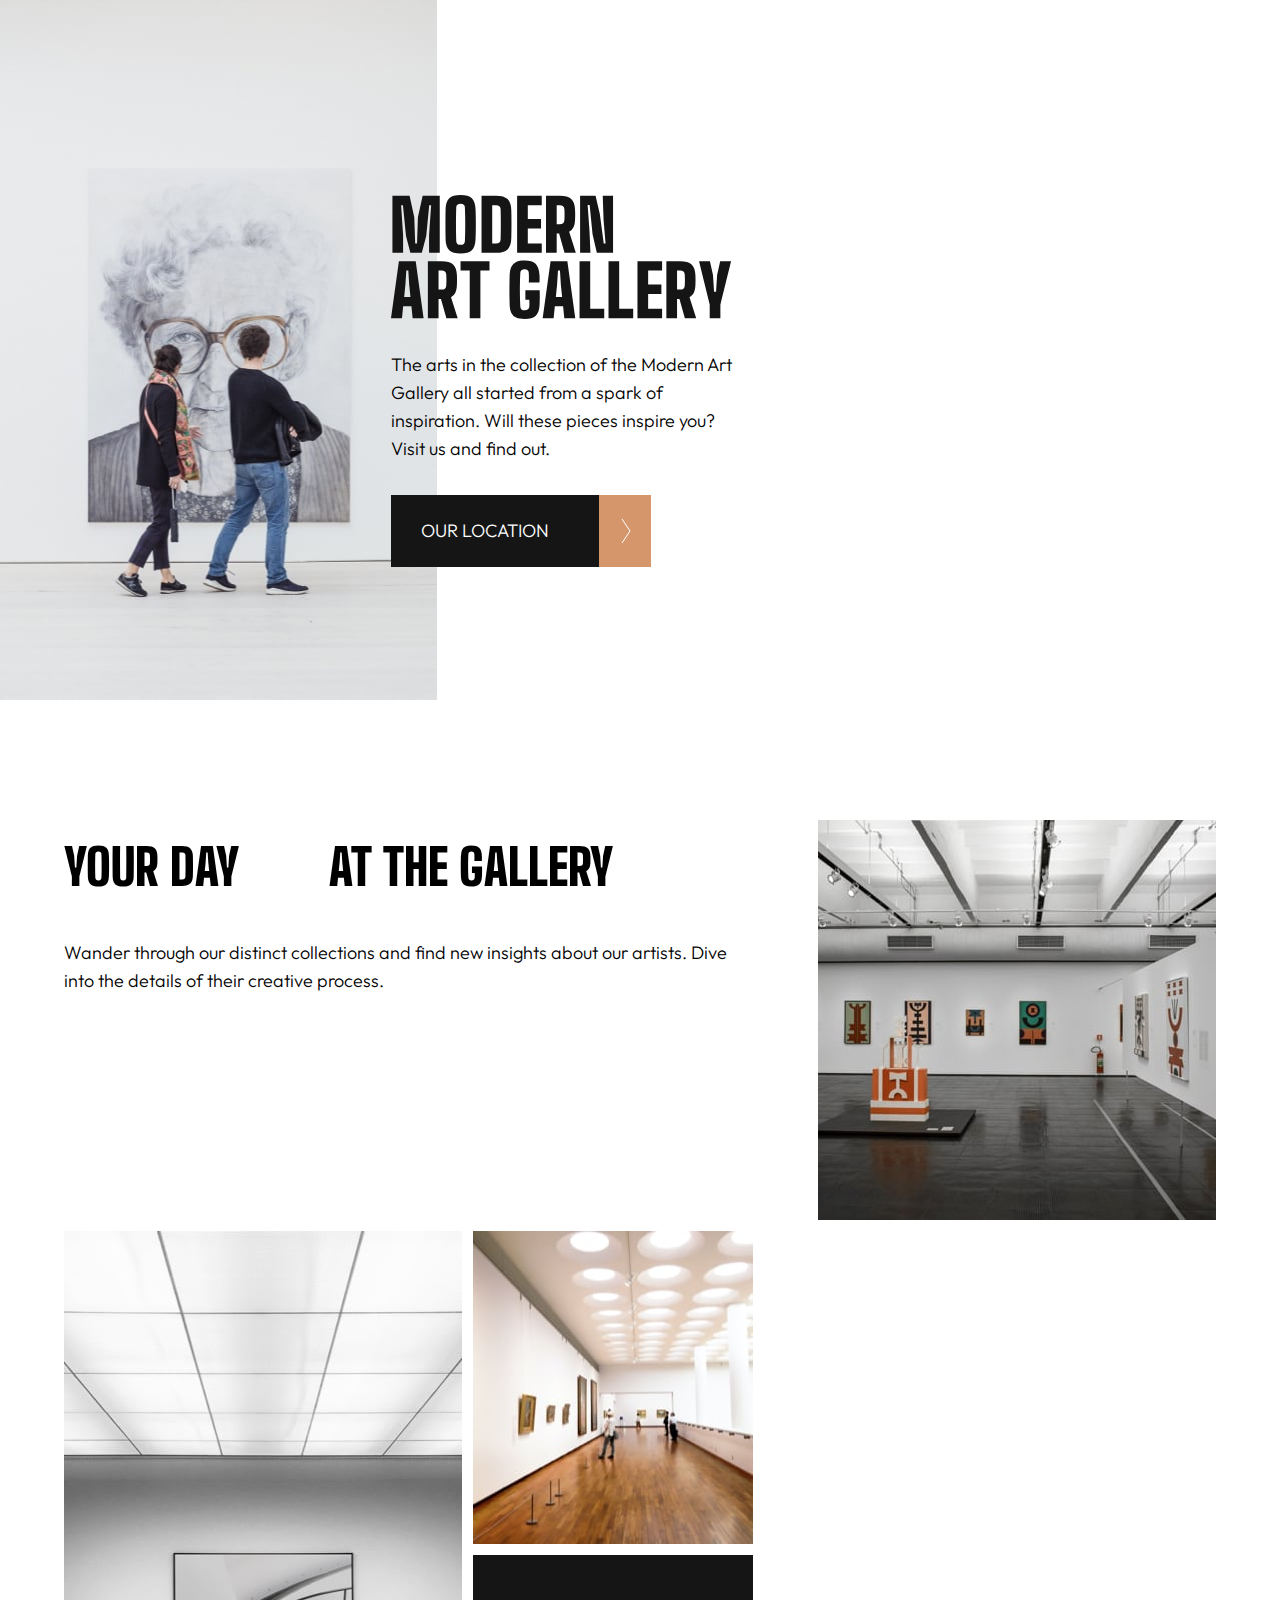
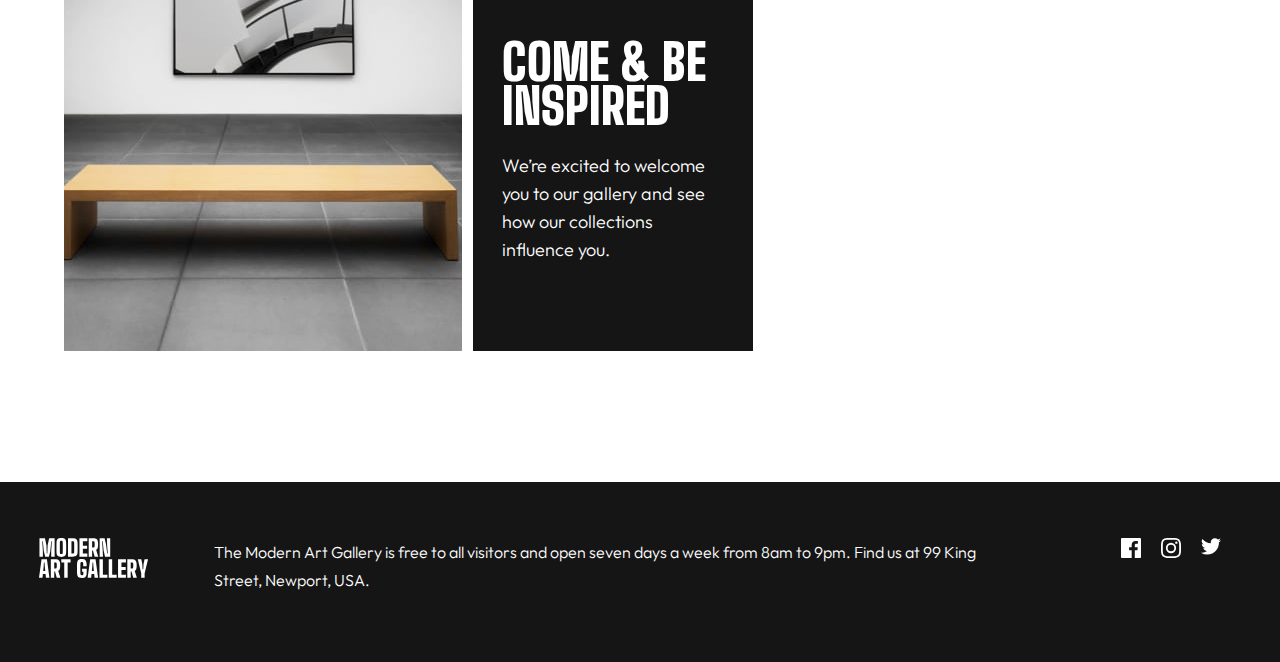
<file: index.html>
<!DOCTYPE html>
<html lang="en">

<head>
  <meta charset="UTF-8">
  <meta name="viewport" content="width=device-width, initial-scale=1.0">

  <link rel="icon" type="image/png" sizes="32x32" href="./assets/favicon-32x32.png">
  <!-- css -->
  <link rel="stylesheet" href="css/style.css">
  <link rel="stylesheet" href="css/media.css">

  <!-- font -->
  <link rel="preconnect" href="https://fonts.googleapis.com">
  <link rel="preconnect" href="https://fonts.gstatic.com" crossorigin>
  <link
    href="https://fonts.googleapis.com/css2?family=Bellota+Text:wght@300;400;700&family=Big+Shoulders+Display:wght@100;200;300;400;500;600;700;800;900&family=Kumbh+Sans:wght@400;700&family=Monoton&family=Nunito:wght@200;300;400;500;600;700;800;900&family=Outfit:wght@300&family=Plus+Jakarta+Sans:wght@500;700;800&family=Poppins:wght@300&family=Red+Hat+Display:wght@500;700;900&display=swap"
    rel="stylesheet">

  <title>Frontend Mentor | Art gallery website</title>
</head>

<body>

  <div class="container">
    
    <!-- section 1 -->
    <div class="section-one">
      <div class="bg-black"></div>
      <!-- second class names for img not necessary -->
      <div class="profile-img">
        <img class="profile--img img-desktop" src="assets/desktop/image-hero.jpg" alt="image-hero">
        <img class="profile--img img-tablet" src="assets/tablet/image-hero.jpg" alt="image-hero
        ">
        <img class="profile--img img-mobile" src="assets/mobile/image-hero.jpg" alt="image-hero">
      </div>
      <h1 class="section-one-header">modern <br> art gallery</h1>
      <div class="moving-div">
        <img class="section-one-logo-dark" src="assets/logo-dark.svg" alt="logo-dark">

        <p>The arts in the collection of the Modern Art Gallery all started from a spark of inspiration. Will these
          pieces
          inspire you? Visit us and find out.</p>
        <a href="location.html">
          <div class="btn-main">
            <p class="btn-text">our location</p>
            <img class="btn-img" src="assets/icon-arrow-right.svg" alt="icon-arrow-right">
          </div>
        </a>

      </div>
    </div>

    <!-- section 2 -->
    <div class="section-two">
      <!-- section-two first child -->
      <div class='top-div'>
        <!-- top div first child -->
        <div>
          <h1> <span>your day</span>
            at the gallery</h1>
          <p>Wander through our distinct collections and find new insights about our artists. Dive into the details of
            their creative process.</p>
        </div>
        <!-- top div second child -->
        <div>
          <img class="grid-mobile" src="assets/mobile/image-grid-1.jpg" alt="image-grid-1">
          <img class="grid-tablet" src="assets/tablet/image-grid-1.jpg" alt="image-grid-1">
          <img class="grid-desktop" src="assets/desktop/image-grid-1.jpg" alt="">
        </div>
      </div>
      <!-- section-two second child -->
      <div class="grid-img">

        <div class="grid-img2">
          <img class="grid-mobile" src="assets/mobile/image-grid-2.jpg" alt="image-grid-2">
          <img class="grid-tablet" src="assets/tablet/image-grid-2.jpg" alt="image-grid-2">
          <img class="grid2-desktop" src="assets/desktop/image-grid-2.jpg" alt="image-grid-2">
        </div>

        <div class="grid-img3">
          <img class="grid-mobile" src="assets/mobile/image-grid-3.jpg" alt="">
          <img class="grid-tablet" src="assets/tablet/image-grid-3.jpg" alt="">
          <img class="grid3-desktop" src="assets/desktop/image-grid-3.jpg" alt="image-grid-3">

          <div class="bottom-div">
            <h1>come & be inspired</h1>
            <p>We’re excited to welcome you to our gallery and see how our collections influence you.</p>
          </div>
        </div>
      </div>
      <!-- section-two third child -->
    </div>
    <!-- footer -->
    <div class="footer">
      <img class="logo-dark" src="assets/logo-dark.svg" alt="logo-dark">
      <img class="logo-light" src="assets/logo-light.svg" alt="logo-light">
      <p>The Modern Art Gallery is free to all visitors and open seven days a week from 8am to 9pm. Find us at 99 King
        Street, Newport, USA.</p>
        <div class="icons" >
          <a href="#">
            <img class="social-icon" src="assets/icon-facebook.svg" alt="icon-facebook">
          </a>
          <a href="#">
            <img class="social-icon" src="assets/icon-instagram.svg" alt="icon-instagram">
          </a>
          <a href="#">
          <img class="social-icon" src="assets/icon-twitter.svg" alt="icon-twitter">
        </a>
      </div>
    </div>
  </div>
</body>

</html>
</file>
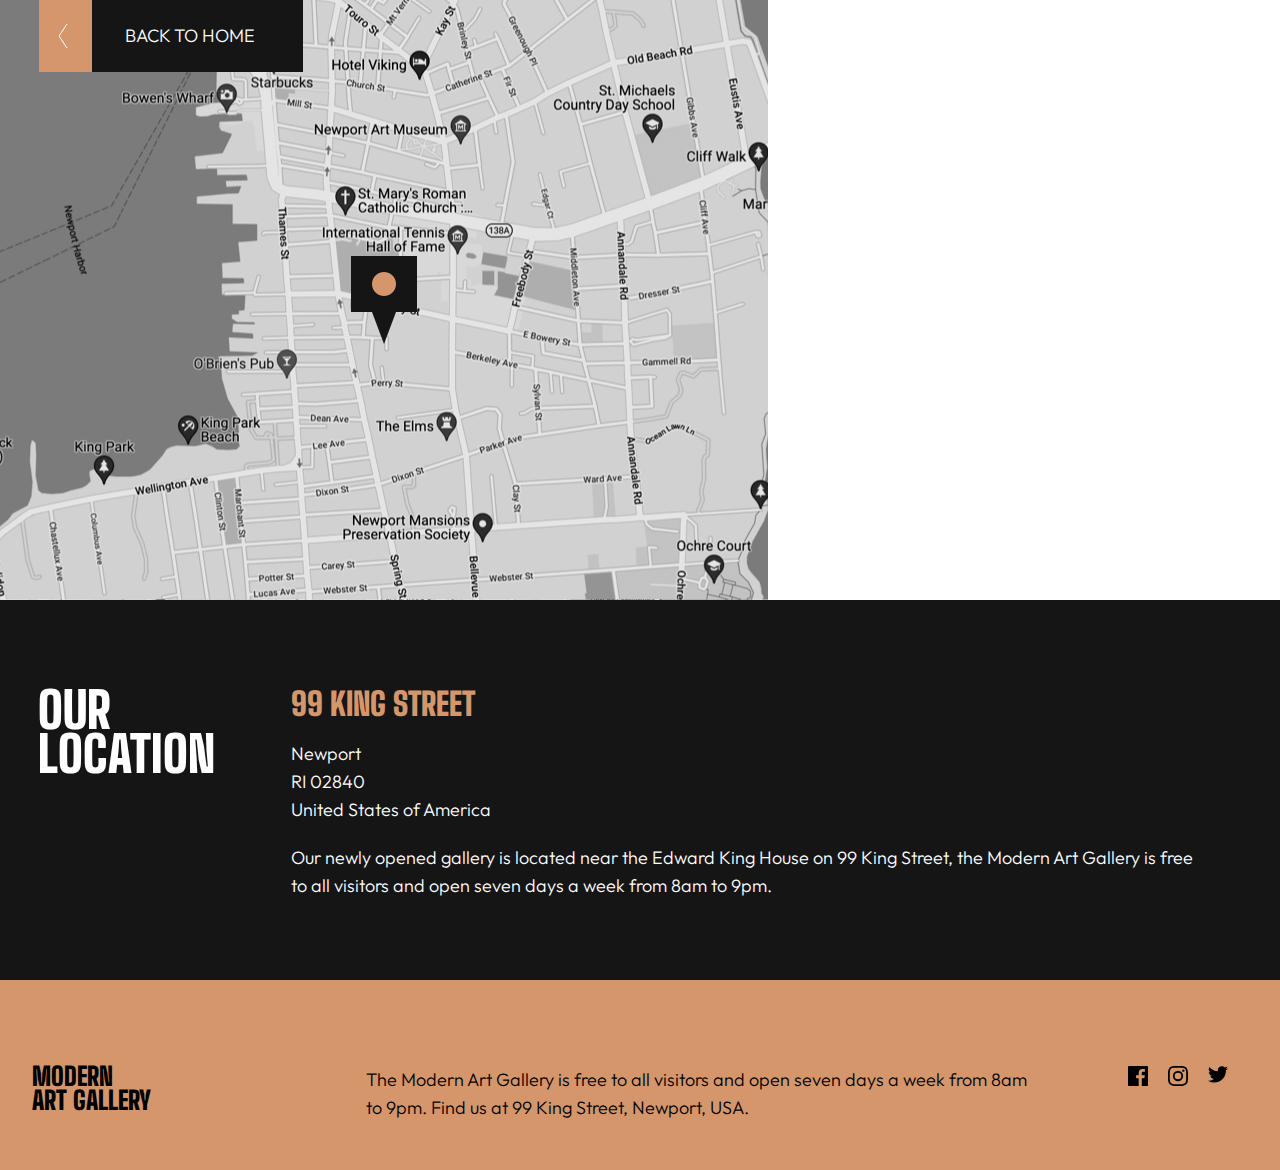
<file: location.html>
<!DOCTYPE html>
<html lang="en">

<head>
  <meta charset="UTF-8">
  <meta name="viewport" content="width=device-width, initial-scale=1.0">

  <link rel="icon" type="image/png" sizes="32x32" href="./assets/favicon-32x32.png">

  <link rel="stylesheet" href="css/location.css">
  <link
  href="https://fonts.googleapis.com/css2?family=Bellota+Text:wght@300;400;700&family=Big+Shoulders+Display:wght@100;200;300;400;500;600;700;800;900&family=Kumbh+Sans:wght@400;700&family=Monoton&family=Nunito:wght@200;300;400;500;600;700;800;900&family=Outfit:wght@300&family=Plus+Jakarta+Sans:wght@500;700;800&family=Poppins:wght@300&family=Red+Hat+Display:wght@500;700;900&display=swap"
  rel="stylesheet">
  <title>Frontend Mentor | Art gallery website</title>
</head>

<body>
  <div class="container">
    <div class="map">
      <img class="maps mobile-map" src="assets/mobile/image-map.png" alt="image-map">
      <img class="maps tablet-map" src="assets/tablet/image-map.png" alt="image-map">
      <img class="maps desktop-map" src="assets/desktop/image-map.png" alt="image-map">

    </div>
    <div class="info">
      <div>
        <h1> our location</h1>
      </div>
      <div>

        <h2>99 King Street</h2>
        <p>
          Newport <br>
          RI 02840 <br>
          United States of America
        </p>
        <p>
          Our newly opened gallery is located near the Edward King House on 99 King Street, the Modern Art Gallery is
          free
          to all visitors and open seven days a week from 8am to 9pm.
        </p>

      </div>
    </div>
    <div class="footer">
      <h1>
        modern <br> art gallery
      </h1>
      <p>
        The Modern Art Gallery is free to all visitors and open seven days a week from 8am to 9pm. Find us at 99 King
        Street, Newport, USA.
      </p>
      <div class="social">
        <a  href="#">
          <img id="icon" src="assets/icon-facebook.svg" alt="icon-facebook">
        </a>
        
        <a  href="#">
          <img id="icon" src="assets/icon-instagram.svg" alt="icon-facebook">
        
        </a>

        <!-- <p id="icon">
          fuck
        </p> -->
        
        <a href="#">
          <img id="icon"  src="assets/icon-twitter.svg" alt="icon-facebook">
        </a>
        <!-- <img src="assets/icon-location.svg" alt=""> -->
      </div>
    </div>
    <a class="btn" href="index.html">
      <div class="btn-main">
        <img class="btn-img" src="assets/icon-arrow-left.svg" alt="icon-arrow-right">
        <p class="btn-text">back to home</p>
      </div>
    </a>

  </div>
</body>

</html>
</file>
<file: css/style.css>
:root {
    --gold: #D5966C;
    --almostBlack: #151515;
    --darkGray: #444444;
    --white: #FFFFFF;

}

/* general styles */
* {
    margin: 0;
    padding: 0;
    box-sizing: border-box;

}

* img,
.bg-black,
.section-one-header {
    display: none;
}

/* h1 probably should delete, because we have img not the h1 */
h1 {
    font-size: 3.125rem;
    font-weight: 900;
    line-height: 2.75rem;
    font-family: 'Big Shoulders Display';
    ;
    text-transform: uppercase;
}

p {
    font-size: 1.125rem;
    font-weight: 300;
    line-height: 1.75rem;
    font-family: "Outfit";
}


/* Section One */
.btn-img,
.grid-mobile,
.social-icon , 
.logo-light {
    display: block;
}

.section-one>:not(:nth-child(2)) {
    margin: 9% 1rem;
}

.img-mobile {
    max-width: 375px;
    display: block;
}

.section-one-logo-dark {
    display: block;
    width: 343px;
}
.moving-div p{
    padding: 32px 0;
}

.moving-div a{
    text-decoration: none;
}
.btn-main {
    width: 260px;
    height: 72px;
    display: flex;
    justify-content: space-around;
    align-items: center;

    background: 
    linear-gradient(90deg, #151515 80%, #D5966C 80%);

    color: var(--white);
    text-transform: uppercase;

}

.btn-main:hover {
    background: 
    linear-gradient(90deg, #D5966C 80%,#151515 80%);
}
.btn-text{
    margin-left: 10px;
}
.btn-img{
    margin-left: 20px;
}


/* section two */
.section-two {
    margin-top: 120px;
}

.section-two > * {
    margin-inline: 1rem;

}



.top-div {
    display: flex;
    flex-direction: column-reverse;
}

.top-div h1 {
    font-size: 3.125rem;
    font-weight: 900;
    line-height: 45px;
    margin: 25px 0;

}

.top-div span {
    padding-right: 120px;

}
.section-two div:not(:first-child){
    margin-top: 16px;
}
.bottom-div{
    background-color: var(--almostBlack);
    color: var(--white);


}
.bottom-div h1 {
    padding: 48px 24px;
}
.bottom-div p{
    padding: 0 24px 47px;
}

/* footer */
.footer{
    background-color: var(--almostBlack);
    color: var(--white);
    margin-top: 120px;
}

.footer{
    width: 100%;
}
.footer > *{
    padding-inline: 32px;
}
.logo-light{
    padding-top: 48px ;
}
.footer p{
    font-size: 1rem;
    padding-top: 38px;
}
.icons{
    display: flex;
}
.icons > *{
    
    padding:38px 20px 48px 0;
}

/* .footer > *{
    padding:38px 10px ;
}
.footer div{
    display: flex;
}
.footer div > *{
    padding-right: 20px;
    cursor: pointer;

} */
</file>
<file: css/media.css>
@media(min-width:768px) {

    .img-mobile,
    .grid-mobile {
        display: none;
    }

    .img-tablet,
    .grid-tablet {
        display: block;
    }

    .moving-div {
        position: absolute;
        top: 80px;
        left: 375px;
    }

    .moving-div p {
        width: 350px;
    }

    .btn-text {
        margin-left: 30px;
    }

    .btn-img {
        margin-right: 20px;
    }

    .section-two div:not(:first-child) {
        margin-top: 0px;
    }

    .section-two>* {
        /* margin-inline: 2.5rem; */
        margin-inline: 5%;
        /* for responsive reason */

    }

    .section-two div:last-child {
        gap: 11px;
    }

    .top-div {
        flex-direction: row;
    }

    .top-div span {
        padding-right: 80px;
    }

    .top-div h1 {
        padding-right: 10px;
    }

    .top-div p {
        padding: 24px 70px 0 0;
    }

    .grid-img {
        display: flex;
    }

    .grid-tablet {
        margin-bottom: 11px;
    }


    .bottom-div {
        width: 280px;
    }

    .bottom-div h1 {
        padding: 85px 29px 24px;
    }

    .bottom-div p {
        padding: 0 29px 87px;
    }

    .footer>* {
        padding: 0;
    }

    .footer {
        display: flex;
        padding: 56px 39px;
    }

    .footer p {
        padding: 0 120px 0 65px;
    }
    .icons > * {
        padding: 0px 20px 48px 0;
    }

    .logo-light {
        width: 110px;
        height: 40px;
    }



}

@media(min-width:1439px) {

    .img-tablet,
    .section-one-logo-dark,
    .grid-tablet {
        display: none;
    }

    .img-desktop,
    .bg-black,
    .section-one-header,
    .grid-desktop,
    .grid2-desktop,
    .grid3-desktop {
        display: block;
    }

    .section-one>:not(:nth-child(2)) {
        margin: 0;
    }

    .section-two div:last-child {
        gap: 0px;
    }

    .bg-black {
        width: 30%;
        height: 800px;
        background-color: #151515;
    }

    .section-one {
        display: flex;
    }

    .section-one-header {
        font-size: 6rem;
        font-weight: 900;
        line-height: 88px;
        color: #ffffff;

        position: absolute;
        top: 189px;
        right: 59%;
        /* right: 850px; */
        /* left: 15vw; */
        /* left: 9.8%; */
        /* left: 160px; */

        mix-blend-mode: difference;
    }

    .moving-div {
        position: absolute;
        top: 192px;
        left: 920px;
    }

    .moving-div p {
        width: 290px;
        /* margin-left: -20px; */
    }

    .btn-text {
        margin: 0;
        margin-left: 30px;
    }

    .btn-img {
        margin-right: 23px;
    }

    .section-two>* {
        /* margin-inline: 165px; */

        margin-inline: 11.5%;
        /* try by % for more responsible */
        padding-top: 30px;
    }


    .top-div h1,
    p {
        max-width: 310px;
        margin-right: 155px;
        padding-top: 30px;
        /* margin: 0;
        padding-right: 200px;
        margin-top: 15%; */
    }

    .top-div span {
        padding-right: 0px;
    }

    .top-div p {
        padding: 32px 50px 0 0;
    }

    .bottom-div {
        width: 445px;
        height: 377px;
    }

    .grid2-desktop {
        margin-right: 30px;
    }

    .grid3-desktop {
        margin-bottom: 30px;
    }


    .bottom-div h1 {
        font-size: 3.75rem;
        font-weight: 900;
        line-height: 60px;

        padding: 65px 47px 0;
    }

    .bottom-div p {
        max-width: 450px;

        font-size: 22px;
        font-weight: 300;
        line-height: 32px;

        margin: 0;
        padding: 32px 48px;
    }

    .footer {
        display: flex;
        padding: 80px 165px;
    }

    .footer p {
        max-width: 700px;
        padding: 0 130px 0 20px;
        /* padding: 0 300px 0 100px; */
        margin-left: 140px;
    }

    /* .social a {
        margin-top: -280px;
    } */

    .logo-light {
        width: 160px;
        height: 60px;
    }

    .social-icon:hover {
        filter: invert(58%) sepia(54%) saturate(336%) hue-rotate(341deg) brightness(100%) contrast(89%);
    }



}
</file>
<file: css/location.css>
:root {
    --gold: #D5966C;
    --almostBlack: #151515;
    --darkGray: #444444;
    --white: #FFFFFF;

}

/* general styles */
* {
    margin: 0;
    padding: 0;
    box-sizing: border-box;

}

.maps {
    display: none;
}

/* h1 probably should delete, because we have img not the h1 */
h1,
h2 {
    font-size: 3.125rem;
    font-weight: 900;
    line-height: 2.75rem;
    font-family: 'Big Shoulders Display';
    ;
    text-transform: uppercase;
}

h2 {
    font-size: 2rem;
    line-height: 2rem;
    color: var(--gold);

    padding-bottom: 20px;
}

p {
    font-size: 1.125rem;
    font-weight: 300;
    line-height: 1.75rem;
    font-family: "Outfit";
}

/* btn style  */
.btn-main {
    width: 264px;
    height: 72px;
    display: flex;
    justify-content: space-around;
    align-items: center;

    background: linear-gradient(90deg, #D5966C 20%, #151515 20%);

    color: var(--white);
    text-transform: uppercase;

}

.btn-main:hover {
    background: linear-gradient(90deg, #151515 20%, #D5966C 20%);
}

.btn-img {
    display: block;
    margin-left: -10px;
}

.btn-text {
    color: #ffffff;
    margin-right: 20px;
}

.container a {
    text-decoration: none;

}
/* mobile  */
.map-div {
    max-width: 375px;
}

.mobile-map {
    display: block;
}

.btn {
    position: absolute;
    top: 0;
    left: 0;
}

.info {
    width: 100%;
    color: var(--white);
    background-color: var(--almostBlack);
}

.info>* {
    padding-inline: 16px;
}

.info h1 {
    padding: 48px 0px;
}

.info p:last-child {
    padding: 20px 0px 56px 0px;
}

.footer {
    display: flex;
    flex-direction: column;
    padding: 48px 32px;
    background-color: var(--gold);
}

.footer h1 {
    font-size: 1.6rem;
    font-weight: 900;
    line-height: 1.5rem;
}

.footer p,
.footer div {
    padding-top: 38px;
}

.social>* {
    padding-right: 20px;
}
#icon{
    filter: invert(1);
}
#icon:hover{
    filter: var(--white);
}


/* tablet */
@media (min-width:768px) {

    .mobile-map {
        display: none;
    }

    .tablet-map {
        display: block;
    }

    .btn {
        padding-left: 39px;
    }

    .info {
        display: flex;
        flex-direction: row;
    }

    .info>* {
        padding-inline: 38px;
    }

    .info h1,
    h2 {
        padding-top: 88px;
    }

    .info p:last-child {
        padding: 20px 40px 80px 0px;
    }

    .footer {
        flex-direction: row;
        justify-content: space-around;
    }

    .footer > * {
        /* padding-top: 56px; */
    }

    .footer h1 {
        padding-top: 36px;
        width: 450px;
    }

    .footer p {
        padding-left: 50px;
        padding-right: 100px;
    }

    .social {
        display: flex;
    }

}


@media (min-width:1440px) {
   

    .tablet-map {
        display: none;
        object-fit:fill;
    
    }

    .desktop-map {
        display: block;
    }

    .btn {
        padding-left: 156px;
    }

    .info > * {
        padding-inline: 0;
    }

    .info h1 {
        padding: 104px 400px 304px 165px;
    }

    .info h2 {
        padding-top: 104px;
    }

    .info p:last-child {
        padding: 20px 260px 80px 0px;
    }

    .footer h1 {
        padding: 80px 0 106px 160px;
        
        /* padding: 80px 140px 106px 165px; */
    }

    .footer p {
        padding: 80px 400px 80px 140px;
    }

    .social a{
        padding-top: 40px;
    }
   
}
</file>
